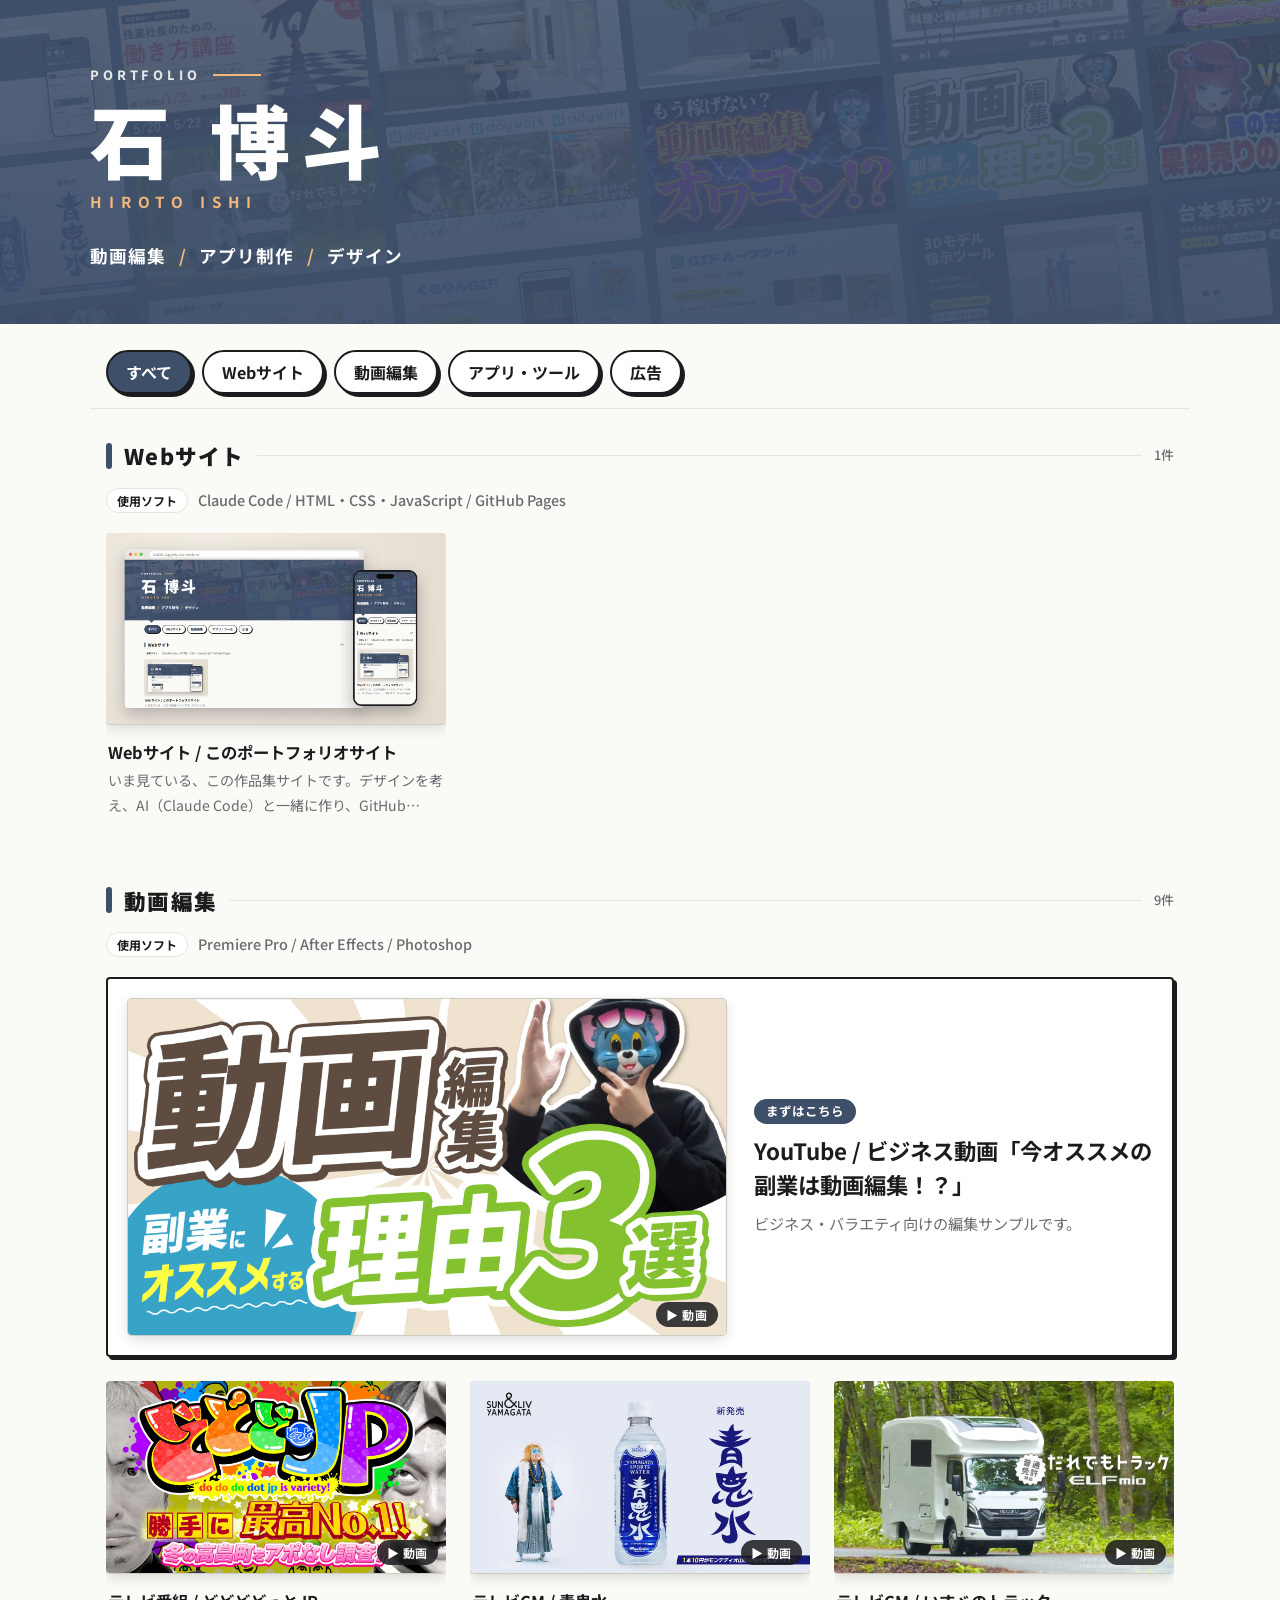
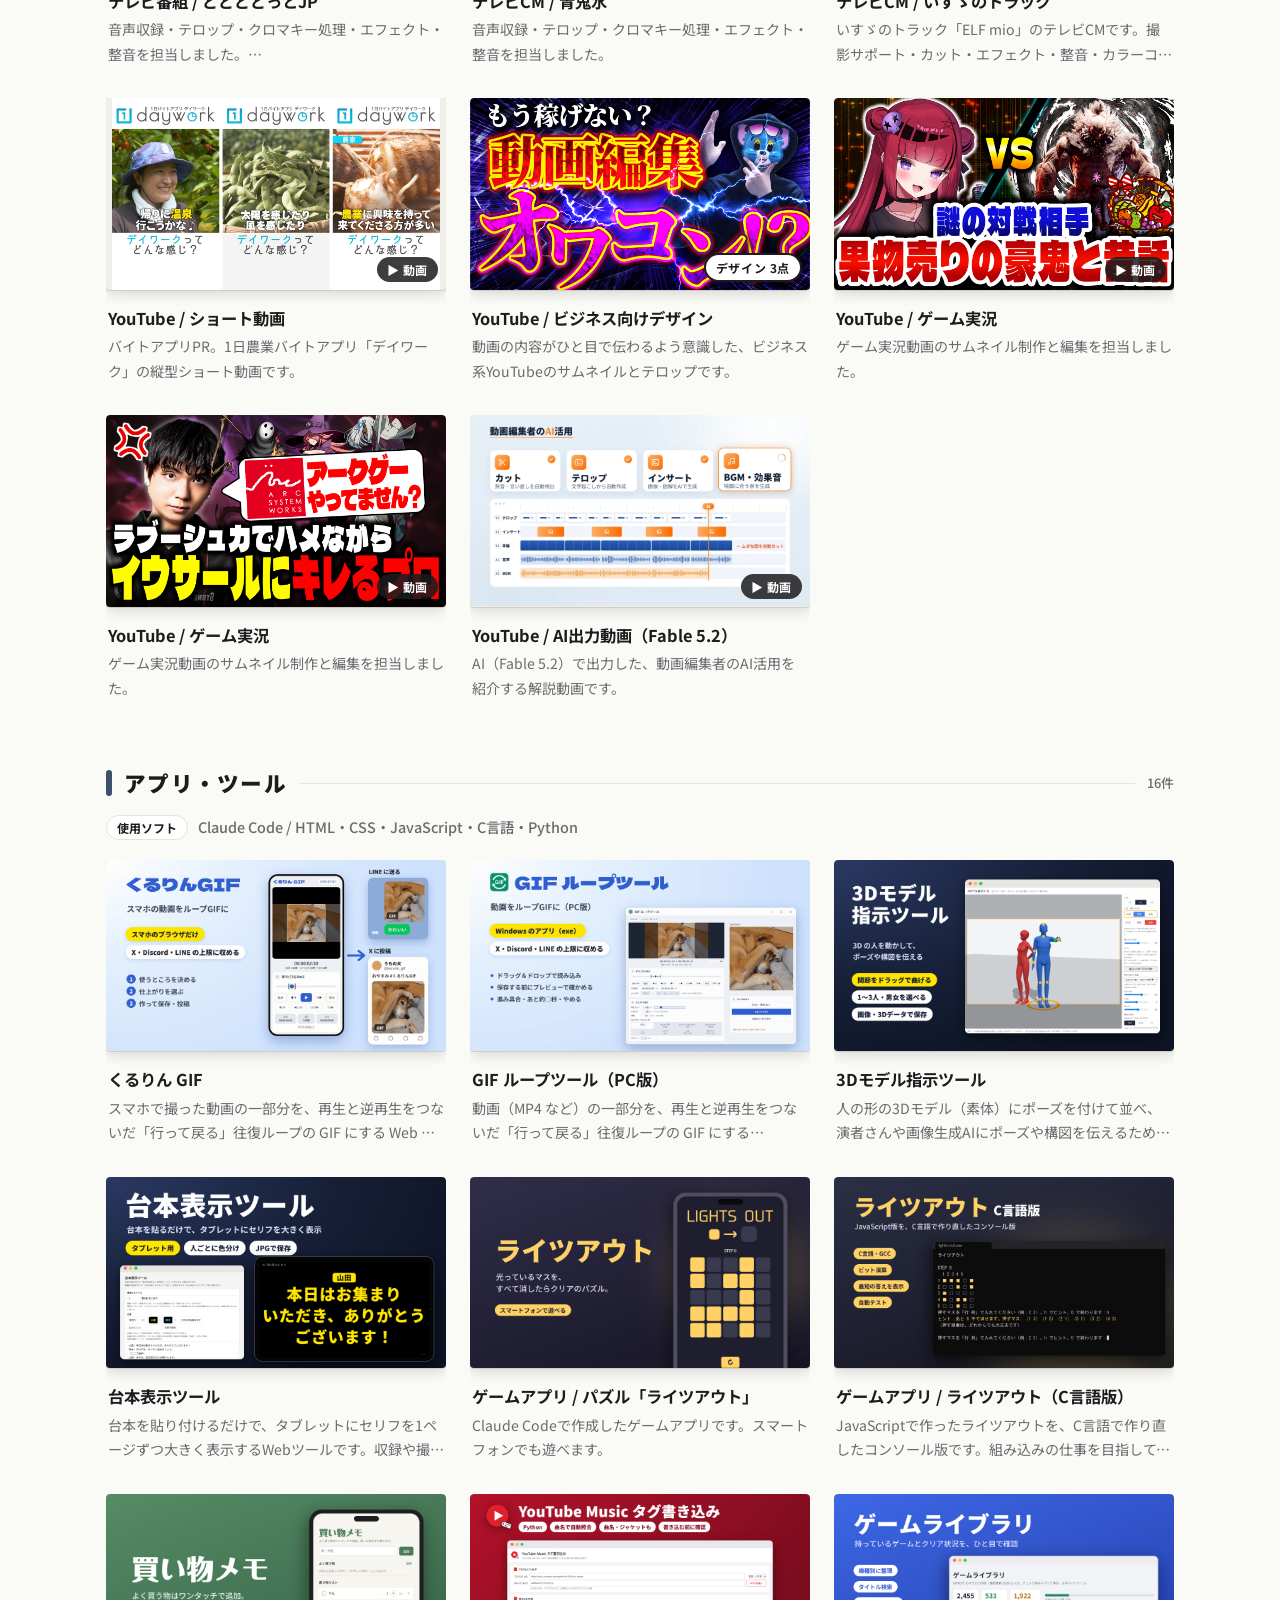
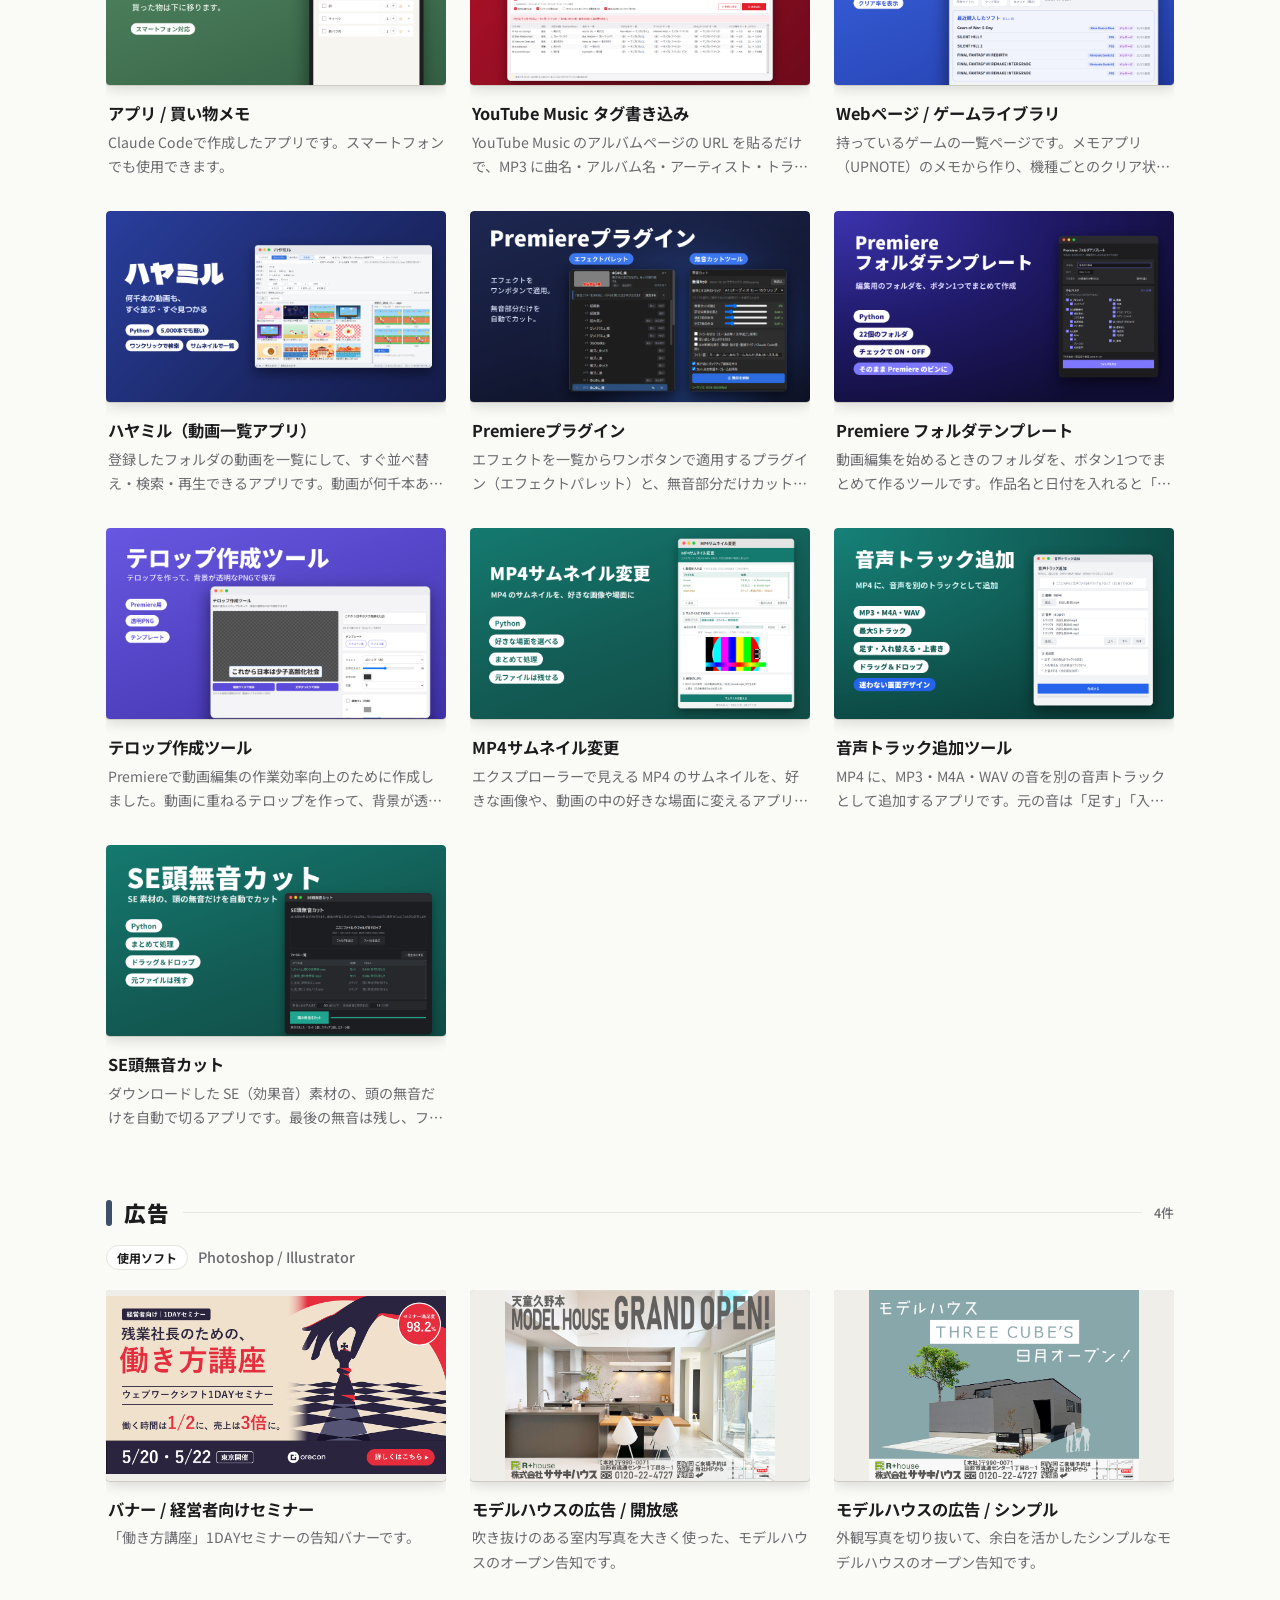
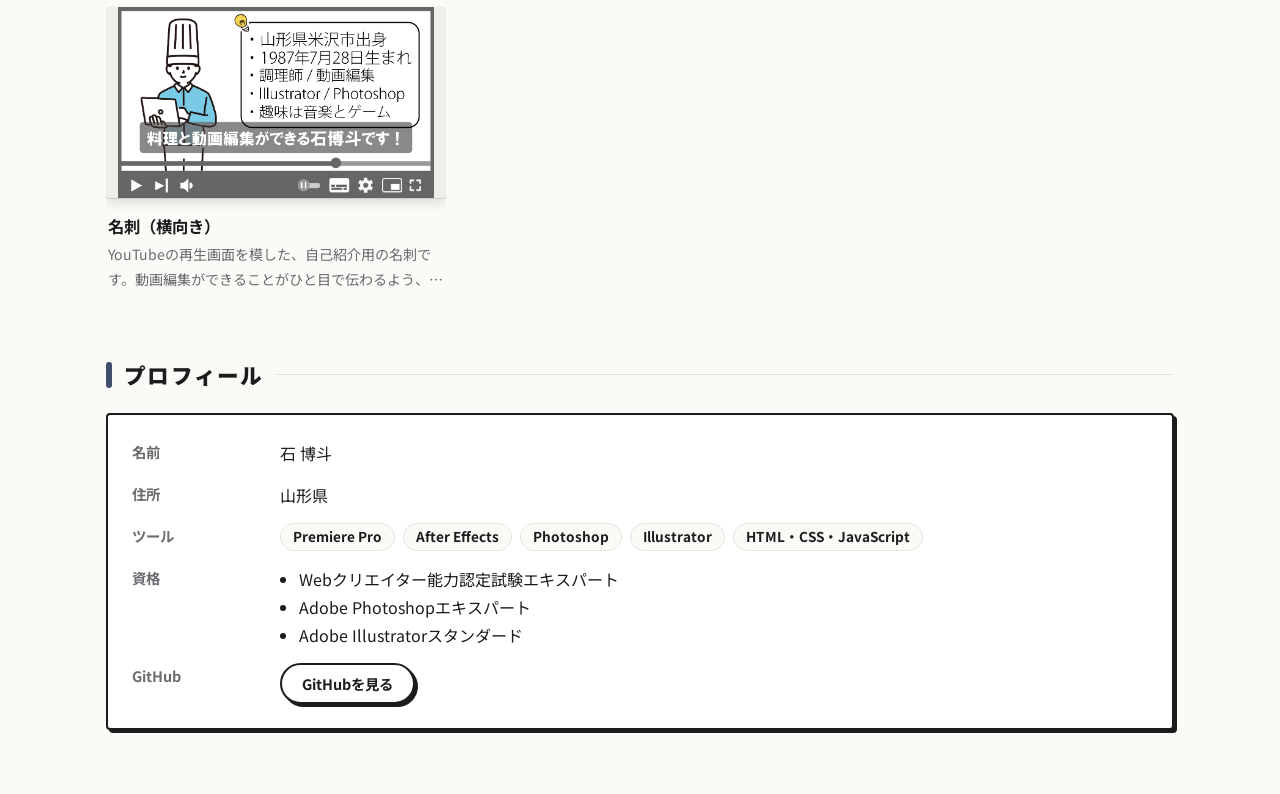
<file: index.html>
<!doctype html>
<html lang="ja">
<head>
<meta charset="utf-8">
<meta name="viewport" content="width=device-width, initial-scale=1">
<title>石 博斗 ポートフォリオ</title>
<link rel="preconnect" href="https://fonts.googleapis.com">
<link rel="preconnect" href="https://fonts.gstatic.com" crossorigin>
<link rel="stylesheet" href="https://fonts.googleapis.com/css2?family=Noto+Sans+JP:wght@400;500;700;900&display=swap">
<link rel="icon" href="favicon.png" type="image/png">
<link rel="apple-touch-icon" href="apple-touch-icon.png">
<link rel="stylesheet" href="style.css">
<script src="works.js"></script>
<script src="app.js"></script>
</head>
<body>

<header class="hero">
  <!-- 背景：作品のサムネイルをうっすら並べる（app.js で中身を入れる） -->
  <div class="hero-bg" aria-hidden="true"><div class="hero-bg-grid" id="hero-bg"></div></div>
  <div class="hero-inner">
    <p class="eyebrow">PORTFOLIO</p>
    <h1><a class="home" href="index.html">石 博斗</a></h1>
    <p class="en">HIROTO ISHI</p>
    <p class="role"><span>動画編集</span><span class="sep">/</span><span>アプリ制作</span><span class="sep">/</span><span>デザイン</span></p>
  </div>
</header>

<nav class="tabs">
  <button class="tab active" data-filter="all">すべて</button>
  <button class="tab" data-filter="web">Webサイト</button>
  <button class="tab" data-filter="video">動画編集</button>
  <button class="tab" data-filter="app">アプリ・ツール</button>
  <button class="tab" data-filter="ad">広告</button>
</nav>

<main>
  <div id="grid"></div>

  <!-- プロフィール -->
  <section class="profile" id="profile">
    <h2 class="section-head">プロフィール</h2>
    <dl class="profile-list">
      <dt>名前</dt><dd>石 博斗</dd>
      <dt>住所</dt><dd>山形県</dd>
      <dt>ツール</dt>
      <dd class="chips">
        <span>Premiere Pro</span><span>After Effects</span><span>Photoshop</span><span>Illustrator</span><span>HTML・CSS・JavaScript</span>
      </dd>
      <dt>資格</dt>
      <dd>
        <ul>
          <li>Webクリエイター能力認定試験エキスパート</li>
          <li>Adobe Photoshopエキスパート</li>
          <li>Adobe Illustratorスタンダード</li>
        </ul>
      </dd>
      <dt>GitHub</dt><dd><a class="cta" href="https://github.com/ishi061-svg" target="_blank" rel="noopener">GitHubを見る</a></dd>
    </dl>
  </section>
</main>
</body>
</html>
</file>
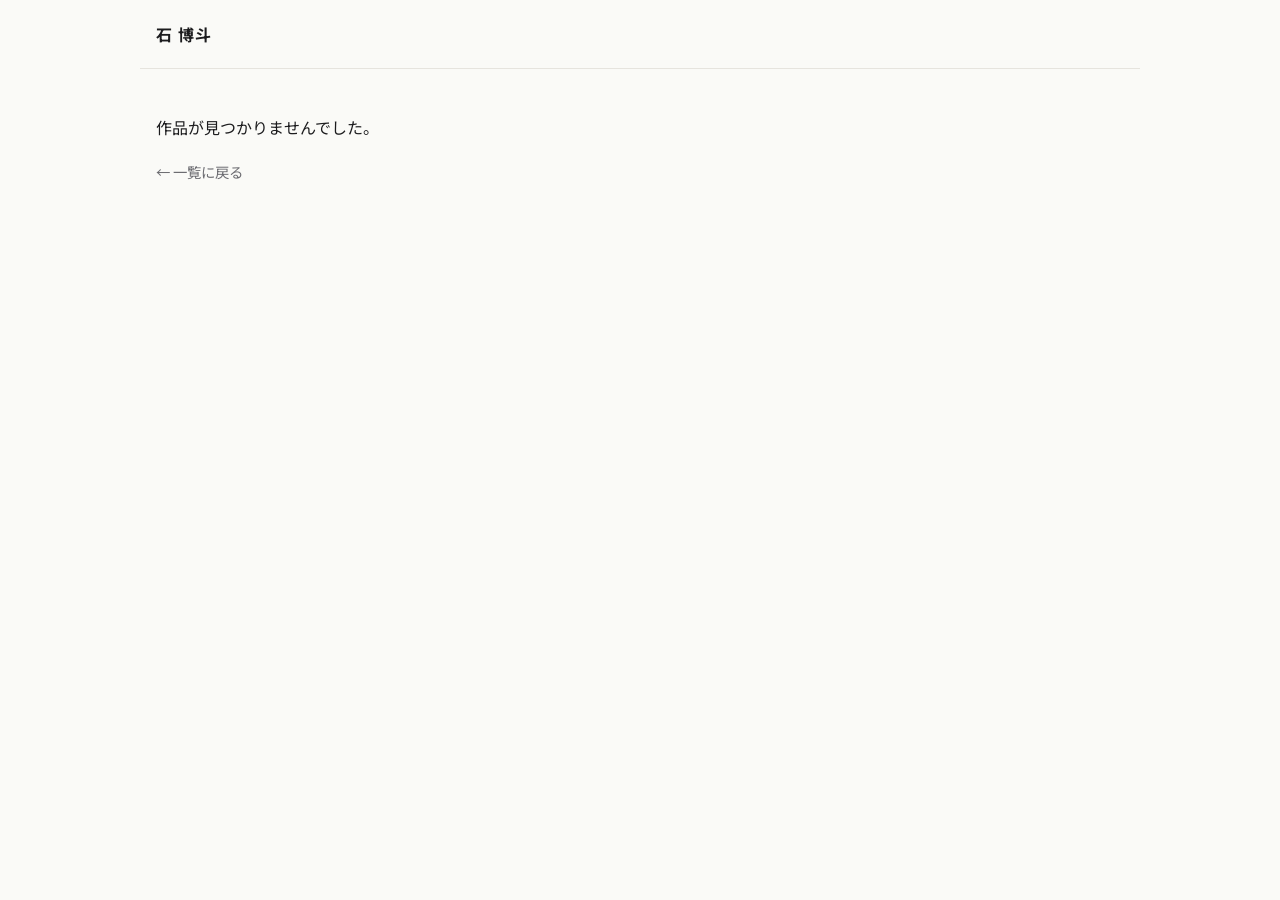
<file: work.html>
<!doctype html>
<html lang="ja">
<head>
<meta charset="utf-8">
<meta name="viewport" content="width=device-width, initial-scale=1">
<title>作品 | 石 博斗</title>
<link rel="preconnect" href="https://fonts.googleapis.com">
<link rel="preconnect" href="https://fonts.gstatic.com" crossorigin>
<link rel="stylesheet" href="https://fonts.googleapis.com/css2?family=Noto+Sans+JP:wght@400;500;700;900&display=swap">
<link rel="icon" href="favicon.png" type="image/png">
<link rel="apple-touch-icon" href="apple-touch-icon.png">
<link rel="stylesheet" href="style.css">
<script src="works.js"></script>
<script src="app.js"></script>
</head>
<body class="work-page">

<header class="mini-header">
  <a class="home" href="index.html">石 博斗</a>
</header>

<main>
  <article id="work" class="work"></article>
</main>
</body>
</html>
</file>
<file: style.css>
/* =========================================================
   石 博斗 ポートフォリオ
   色：白基調のシンプル ／ ボタン：太い線とずらした影
   色や角の丸みは「変数」にまとめてあります。ここを変えると全体が変わります
   ========================================================= */
:root {
  --bg: #fafaf7;          /* 背景 */
  --surface: #ffffff;     /* 白い面 */
  --text: #1c1c1e;        /* 文字 */
  --sub: #6b6b70;         /* 薄い文字 */
  --accent: #3e4f6a;      /* 強調（選んだタブ・ボタン）：ヘッダーと同じネイビー */
  --accent-text: #ffffff; /* 強調の上の文字 */
  --line: #e6e4de;        /* 区切り線 */
  --thumb-bg: #efeee9;    /* 画像の余白 */
  --radius: 4px;
  --btn-line: 2px solid #1c1c1e;
  --btn-shadow: 3px 3px 0 #1c1c1e;
  --btn-shadow-hover: 5px 5px 0 #1c1c1e;
}

* { box-sizing: border-box; }
html { -webkit-text-size-adjust: 100%; }
body {
  margin: 0;
  background: var(--bg);
  color: var(--text);
  font-family: "Noto Sans JP", "Yu Gothic UI", "Hiragino Sans", "Meiryo", sans-serif;
  line-height: 1.75;
}
a { color: inherit; }
img { max-width: 100%; }

/* ---------- ヘッダー ---------- */
.hero {
  max-width: 1100px;
  margin: 0 auto;
  padding: 72px 16px 32px;
}
.eyebrow {
  margin: 0 0 8px;
  font-size: .8rem;
  letter-spacing: .3em;
  color: #a19f97;
}
.hero h1 {
  margin: 0;
  font-size: clamp(2.2rem, 6vw, 3.6rem);
  line-height: 1.2;
  letter-spacing: .06em;
}
.hero h1 a { text-decoration: none; }
.role { margin: 12px 0 0; font-size: 1.1rem; font-weight: bold; }
.tags { margin: 4px 0 0; color: var(--sub); font-size: .9rem; }

/* ヘッダー（名前まわり）だけ、丸ゴシックとティール×オレンジにする */
.hero {
  --hero-teal: #3e4f6a; /* 上部の帯の色：ネイビー（落ち着いた紺） */
  --hero-orange: #e8592b;
  --hero-text: #3a3a3a;
}
/* ページ上部を横幅いっぱいの緑の帯にする（下の真ん中に小さな三角の吹き出し） */
.hero {
  position: relative;
  max-width: none;
  margin: 0 0 14px;             /* 三角の分のすき間 */
  padding: 56px 16px 40px;
  background: var(--hero-teal);
  color: #fff;
  text-align: center;
}
.hero::after {
  content: "";
  position: absolute;
  left: 50%;
  bottom: -13px;
  transform: translateX(-50%);
  border-left: 14px solid transparent;
  border-right: 14px solid transparent;
  border-top: 14px solid var(--hero-teal);
}
.hero .eyebrow {
  color: rgba(255,255,255,.85);
  font-weight: 800;
  letter-spacing: .3em;
}
.hero h1 {
  font-weight: 900;
  letter-spacing: .1em;
  color: #fff;
}
/* 読みやすさ：小さい文字ほど細く・少し大きく・字間を空ける */
.hero .role { color: #fff; font-weight: 700; font-size: 1.25rem; letter-spacing: .06em; margin-top: 16px; }
.hero .tags { color: rgba(255,255,255,.9); font-weight: 500; font-size: 1rem; letter-spacing: .04em; margin-top: 6px; }
.hero .sep { color: #f2b77a; margin: 0 .55em; font-weight: 700; }

/* ヘッダーの見せ方（2026-11 改）
   ・左揃え：下の見出しや作品一覧と、左の線をそろえる
   ・背景に作品のサムネイルをうっすら敷き、何を作る人かを一目で伝える
   ・名前と肩書きを順番に表示する（動きを減らす設定の人には動かさない） */
.hero { text-align: left; padding: 64px 16px 52px; }
.hero-inner { position: relative; z-index: 1; max-width: 1100px; margin: 0 auto; }
.hero-bg { position: absolute; inset: 0; overflow: hidden; }
.hero-bg-grid {
  position: absolute; inset: -20px;
  display: grid; grid-template-columns: repeat(6, 1fr); gap: 10px;
  transform: rotate(-6deg) scale(1.15);
  opacity: .28;
}
.hero-bg-grid img { width: 100%; aspect-ratio: 16 / 9; object-fit: cover; border-radius: 3px; display: block; }
.hero-bg::after {                      /* 紺を重ねて、文字を読みやすくする */
  content: ""; position: absolute; inset: 0;
  background: linear-gradient(rgba(62,79,106,.55), rgba(62,79,106,.85));
}
.hero .eyebrow { display: flex; align-items: center; gap: 12px; }
.hero .eyebrow::after { content: ""; width: 48px; height: 2px; background: #f2b77a; } /* 「/」と同じ色 */
.hero h1 { font-size: clamp(2.8rem, 9vw, 5rem); letter-spacing: .14em; line-height: 1.1; }
.hero .en { margin: 6px 0 0; font-size: .95rem; font-weight: 700; letter-spacing: .45em; color: #f2b77a; }
.hero .role { margin-top: 26px; font-size: 1.1rem; }
.hero .role .sep { margin: 0 .7em; }
.hero::after { left: max(40px, calc((100% - 1100px) / 2 + 40px)); transform: none; } /* 吹き出しの三角も左側へ */
.hero::after { display: none; } /* 吹き出しの三角は出さない（2026-11-26） */

.hero .eyebrow, .hero h1, .hero .en, .hero .role > * {
  opacity: 0; animation: heroIn .7s cubic-bezier(.2,.7,.2,1) forwards;
}
.hero .role > * { display: inline-block; }
.hero h1 { animation-delay: .2s; }
.hero .en { animation-delay: .35s; }
.hero .role > *:nth-child(1) { animation-delay: .5s; }
.hero .role > *:nth-child(2) { animation-delay: .6s; }
.hero .role > *:nth-child(3) { animation-delay: .7s; }
.hero .role > *:nth-child(4) { animation-delay: .8s; }
.hero .role > *:nth-child(5) { animation-delay: .9s; }
@keyframes heroIn { from { opacity: 0; transform: translateY(14px); } to { opacity: 1; transform: none; } }
@media (prefers-reduced-motion: reduce) {
  .hero .eyebrow, .hero h1, .hero .en, .hero .role > * { animation: none; opacity: 1; }
}

/* ---------- ボタン（タブ・作品ページのボタン） ---------- */
.tab,
.cta {
  font: inherit;
  font-weight: bold;
  border: var(--btn-line);
  border-radius: 999px;
  box-shadow: var(--btn-shadow);
  cursor: pointer;
  transition: transform .15s, box-shadow .15s, background .15s, color .15s;
}
.tab:hover,
.cta:hover { transform: translate(-2px, -2px); box-shadow: var(--btn-shadow-hover); }
.tab:active,
.cta:active { transform: translate(2px, 2px); box-shadow: 1px 1px 0 #1c1c1e; }
.tab:focus-visible,
.cta:focus-visible { outline: 3px solid #7aa7ff; outline-offset: 3px; }

/* ---------- タブ ---------- */
.tabs {
  position: sticky; top: 0; z-index: 10;
  background: var(--bg);
  display: flex; flex-wrap: wrap; gap: 10px;
  max-width: 1100px; margin: 0 auto;
  padding: 12px 16px 14px;
  border-bottom: 1px solid var(--line);
}
.tab {
  background: var(--surface);
  color: var(--text);
  padding: 6px 18px;
}
.tab.active { background: var(--accent); color: var(--accent-text); }
/* スマホ幅：タブを少し小さくして1列に収める（入りきらない幅では横にスクロール） */
@media (max-width: 480px) {
  .tabs { flex-wrap: nowrap; gap: 6px; padding: 10px 12px 12px; overflow-x: auto; scrollbar-width: none; }
  .tabs::-webkit-scrollbar { display: none; }
  .tab { flex: none; padding: 5px 12px; font-size: .88rem; white-space: nowrap; }
}

/* ---------- 作品一覧 ---------- */
main { max-width: 1100px; margin: 0 auto; padding: 28px 16px 64px; }
.grid {
  display: grid;
  grid-template-columns: repeat(auto-fill, minmax(280px, 1fr));
  gap: 24px;
}
.card {
  display: flex; flex-direction: column;
  border-radius: var(--radius);
  overflow: hidden;
  text-decoration: none;
  transition: transform .2s;
}
.card.hidden { display: none; }
.card:hover { transform: translateY(-4px); }
.card:focus-visible { outline: 3px solid #7aa7ff; outline-offset: 3px; }
.thumb {
  aspect-ratio: 16 / 9;
  background: var(--thumb-bg);
  border-radius: var(--radius);
  overflow: hidden;
  /* 白っぽい画像でも背景に埋もれないよう、細い枠線とうっすら影 */
  box-shadow: 0 0 0 1px #cfccc4, 0 4px 14px rgba(0, 0, 0, .14);
}
.thumb img, .thumb video {
  width: 100%; height: 100%;
  object-fit: contain; display: block;
  transition: transform .4s;
}
.card:hover .thumb img, .card:hover .thumb video { transform: scale(1.04); }
/* 画像の右下の小さい印（▶ 動画 ／ デザイン 3点） */
.thumb { position: relative; }
.media-tag {
  position: absolute; right: 8px; bottom: 8px;
  padding: 2px 10px;
  border-radius: 999px;
  background: rgba(28,28,30,.85); color: #fff;
  font-size: .75rem; font-weight: 700; letter-spacing: .05em;
}
.media-tag.design { background: #fff; color: #1c1c1e; border: 2px solid #1c1c1e; }
.body { padding: 12px 2px 8px; display: flex; flex-direction: column; flex: 1; }
.label {
  align-self: flex-start;
  font-size: .72rem;
  color: var(--sub);
  letter-spacing: .1em;
}
.body h3 { margin: 4px 0 4px; font-size: 1.02rem; line-height: 1.5; }
.body p {
  margin: 0; color: var(--sub); font-size: .88rem;
  display: -webkit-box; -webkit-line-clamp: 2; -webkit-box-orient: vertical; overflow: hidden;
}
/* カードにマウスを乗せると、タイトルに下線（押せることが分かるように） */
.card:hover h3 { text-decoration: underline; text-decoration-thickness: 2px; text-underline-offset: 4px; }

/* ---------- まず見てほしい作品（横幅いっぱいの大きいカード） ---------- */
.card.featured {
  grid-column: 1 / -1;              /* 横の列をぜんぶ使う */
  display: grid;
  grid-template-columns: 3fr 2fr;   /* 左に大きい画像、右に文字 */
  gap: 28px;
  align-items: center;
  padding: 20px;
  background: var(--surface);
  border: var(--btn-line);
  box-shadow: var(--btn-shadow);
}
.card.featured:hover { transform: translate(-2px, -2px); box-shadow: var(--btn-shadow-hover); }
.card.featured .body { padding: 0; }
.card.featured h3 { font-size: 1.4rem; margin: 10px 0 8px; }
.card.featured p { font-size: .95rem; -webkit-line-clamp: 4; }
.badge {
  align-self: flex-start;
  padding: 2px 12px;
  border-radius: 999px;
  background: #3e4f6a; color: #fff;
  font-size: .78rem; font-weight: 700; letter-spacing: .08em;
}
@media (max-width: 720px) {
  .card.featured { grid-template-columns: 1fr; gap: 14px; padding: 14px; }
}

/* ---------- ジャンルごとの仕切り ---------- */
.section { margin-bottom: 56px; }
.section.hidden { display: none; }
.section-head {
  display: flex; align-items: center; gap: 12px;
  margin: 0 0 20px;
  font-size: 1.35rem; font-weight: 900; letter-spacing: .06em;
}
.section-head::before {            /* 見出しの左の紺色の棒 */
  content: "";
  width: 6px; height: 1.2em;
  background: #3e4f6a;
  border-radius: 3px;
}
.section-head::after {             /* 見出しの右に伸びる仕切り線 */
  content: "";
  flex: 1;
  height: 1px;
  background: var(--line);
}
.section-tools {                   /* 見出しの下の「使用ソフト」 */
  margin: -8px 0 20px;
  font-size: .9rem; font-weight: 500; color: var(--sub);
}
.section-tools span {
  display: inline-block;
  margin-right: 10px; padding: 1px 10px;
  border: 1px solid var(--line); border-radius: 999px;
  background: var(--surface);
  font-size: .75rem; font-weight: 700; color: var(--text);
}
.section-head .count {
  order: 2;
  font-size: .8rem; font-weight: 500; color: var(--sub); letter-spacing: 0;
}

/* ---------- プロフィール（作品一覧の下） ---------- */
.profile-list {
  display: grid; grid-template-columns: 8em 1fr; gap: 14px 20px;
  margin: 0; padding: 24px;
  background: var(--surface); border: var(--btn-line); border-radius: var(--radius);
  box-shadow: var(--btn-shadow);
}
.profile-list dt { color: var(--sub); font-size: .9rem; font-weight: 700; }
.profile-list dd { margin: 0; }
.profile-list ul { margin: 0; padding-left: 1.2em; }
.profile-list .chips { display: flex; flex-wrap: wrap; gap: 8px; }
.profile-list .chips span {
  padding: 1px 12px;
  border: 1px solid var(--line); border-radius: 999px;
  background: var(--bg);
  font-size: .85rem; font-weight: 700;
}
.profile-list .cta { padding: 6px 20px; font-size: .9rem; }
@media (max-width: 560px) {
  .profile-list { grid-template-columns: 1fr; gap: 2px; padding: 18px; }
  .profile-list dd { margin-bottom: 12px; }
}

footer { text-align: center; color: var(--sub); font-size: .85rem; padding: 0 16px 32px; }

/* ---------- 作品ページ ---------- */
.mini-header {
  max-width: 1000px; margin: 0 auto;
  padding: 20px 16px;
  border-bottom: 1px solid var(--line);
}
.mini-header a { font-weight: bold; text-decoration: none; letter-spacing: .06em; }
.work { max-width: 1000px; margin: 0 auto; }
.work-page main { max-width: 1000px; }
.back { display: inline-block; margin-bottom: 20px; color: var(--sub); text-decoration: none; font-size: .9rem; }
.back:hover { color: var(--text); }
.work-head .label { display: inline-block; }
.work-head h1 { margin: 4px 0 20px; font-size: clamp(1.4rem, 4vw, 2rem); line-height: 1.4; }
.hero-img {
  margin: 0;
  background: var(--thumb-bg);
  border-radius: var(--radius);
  overflow: hidden;
}
.hero-img img, .hero-img video { display: block; width: 100%; max-height: 75vh; object-fit: contain; margin: 0 auto; }
/* 作品ページの動画（横長16:9の枠いっぱいに表示） */
.video {
  aspect-ratio: 16 / 9;
  margin-bottom: 16px;
  background: #000;
  border-radius: var(--radius);
  overflow: hidden;
}
.video iframe { width: 100%; height: 100%; border: 0; display: block; }
.video-link { margin: 0 0 20px; }
.gallery { display: flex; flex-wrap: wrap; gap: 10px; margin-top: 12px; }
.gallery button {
  padding: 0; width: 120px; aspect-ratio: 16 / 9;
  border: 2px solid transparent; border-radius: 6px;
  background: var(--thumb-bg); cursor: pointer; overflow: hidden; opacity: .6;
  transition: opacity .15s;
}
.gallery button img { width: 100%; height: 100%; object-fit: contain; display: block; }
.gallery button:hover { opacity: 1; }
.gallery button.on { opacity: 1; border-color: #1c1c1e; }
.info {
  display: grid; grid-template-columns: 7em 1fr; gap: 10px 16px;
  margin: 28px 0; padding: 20px;
  background: var(--surface); border: 1px solid var(--line); border-radius: var(--radius);
}
.info dt { color: var(--sub); font-size: .9rem; }
.info dd { margin: 0; }
/* 作品ページの「工夫したところ」の箇条書き */
.info .points { margin: 0; padding-left: 1.2em; }
.info .points li { margin: 2px 0; }
.cta {
  display: inline-block;
  background: var(--surface); color: var(--text); /* タブ（未選択）と同じ、白地＋黒枠 */
  padding: 12px 28px;
  text-decoration: none;
}
.pager { display: grid; grid-template-columns: 1fr 1fr; gap: 16px; margin-top: 48px; padding-top: 24px; border-top: 1px solid var(--line); }
.pager a { text-decoration: none; font-weight: bold; font-size: .95rem; }
.pager a small { display: block; color: var(--sub); font-weight: normal; font-size: .8rem; }
.pager .next { text-align: right; }

@media (max-width: 560px) {
  .info { grid-template-columns: 1fr; gap: 2px; }
  .info dd { margin-bottom: 10px; }
  .gallery button { width: calc(33.3% - 7px); }
  .hero { padding-top: 48px; }
}
</file>
